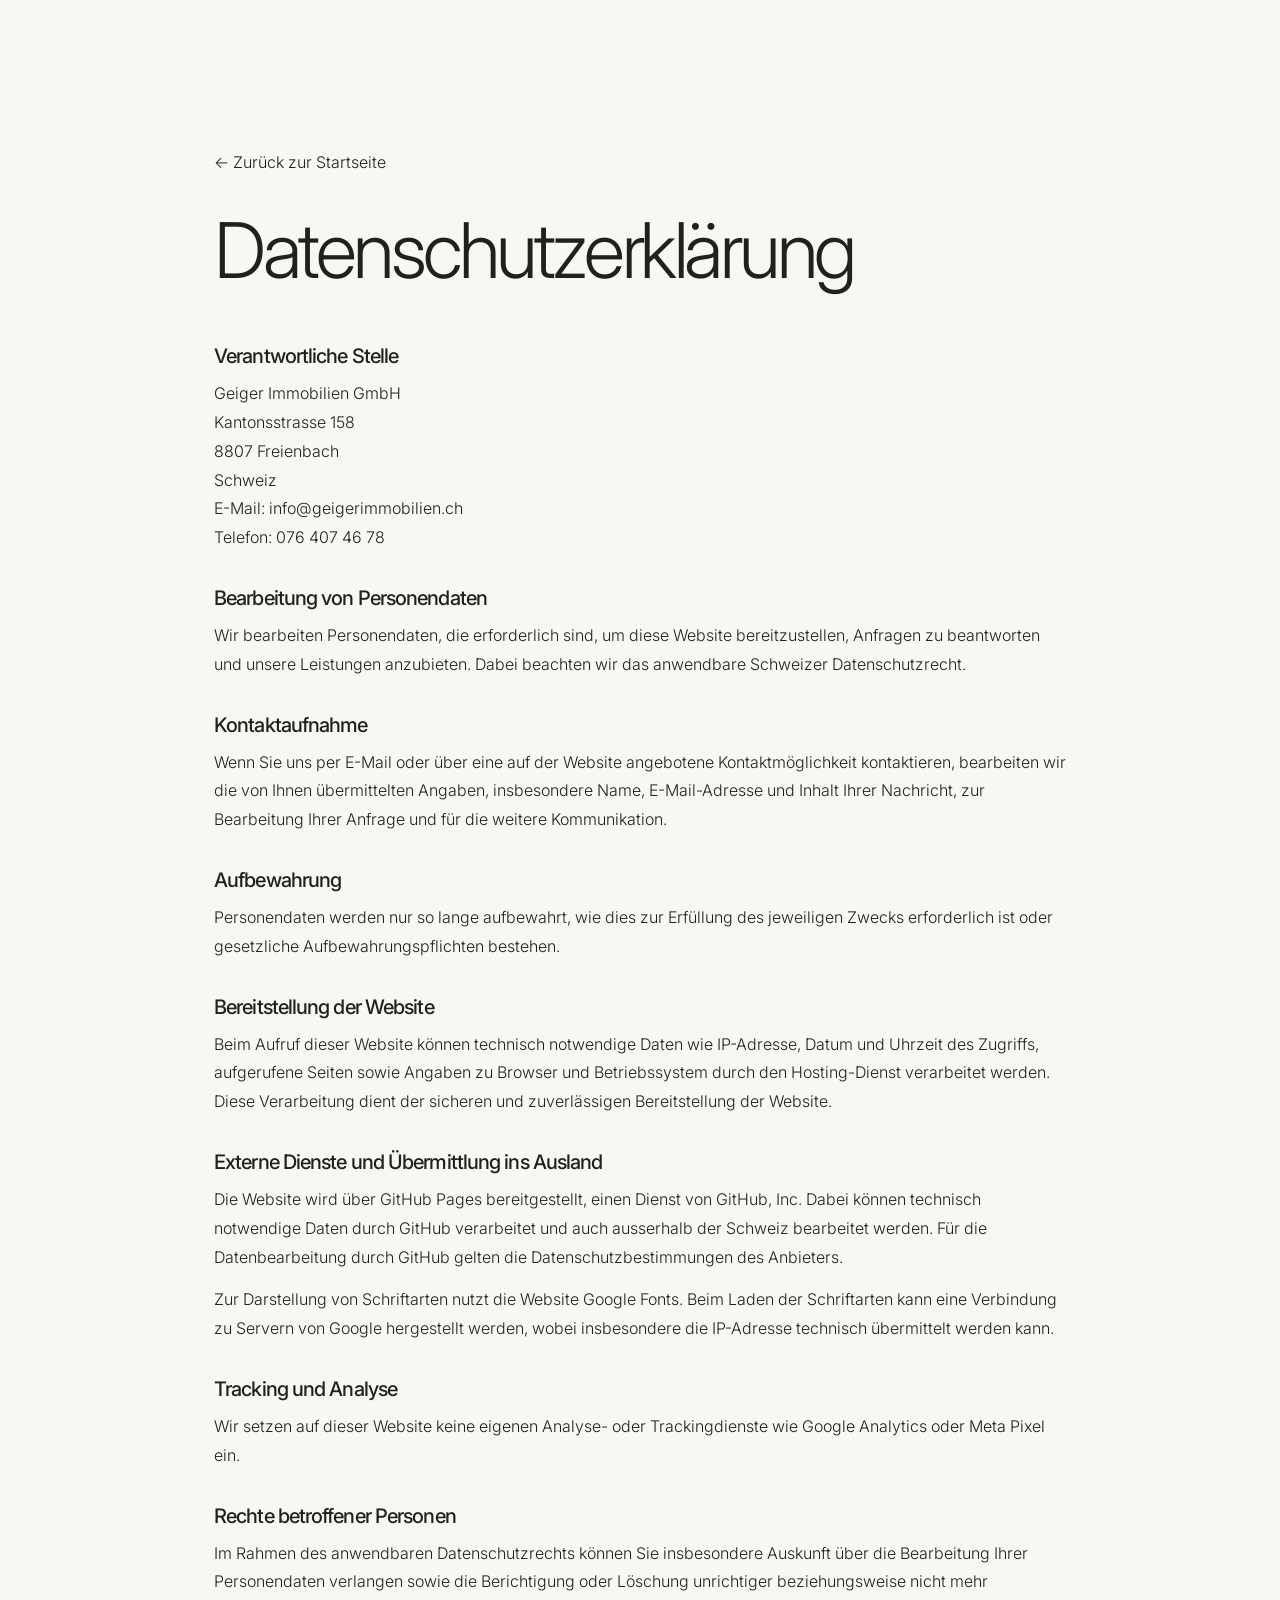
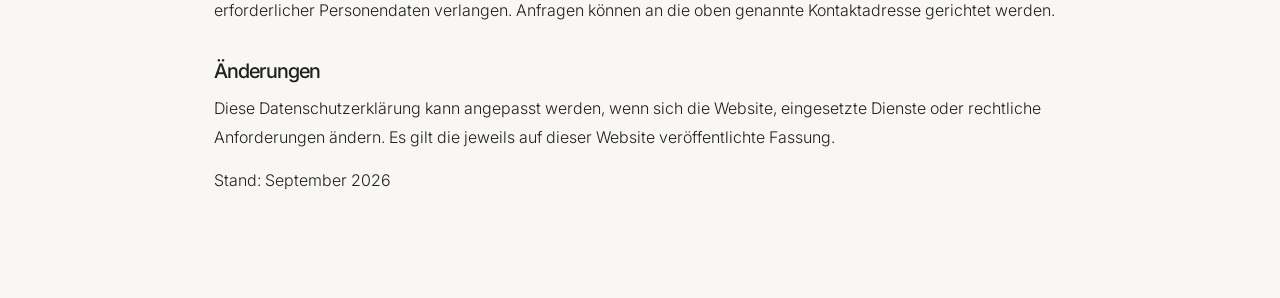
<file: datenschutz.html>
<!doctype html>
<html lang="de"><head><meta charset="utf-8"><meta name="viewport" content="width=device-width,initial-scale=1"><title>Datenschutz | Geiger Immobilien</title><link rel="preconnect" href="https://fonts.googleapis.com"><link rel="preconnect" href="https://fonts.gstatic.com" crossorigin><link href="https://fonts.googleapis.com/css2?family=Inter:wght@300;400;500&display=swap" rel="stylesheet"><link rel="stylesheet" href="styles.css"><style>.legal{max-width:900px;margin:0 auto;padding:150px 24px 90px}.legal h1{font-size:clamp(2.5rem,6vw,5rem);font-weight:300;margin-bottom:55px}.legal h2{font-size:1.25rem;font-weight:500;margin:36px 0 12px}.legal p{line-height:1.8;margin:0 0 14px}.legal a{color:inherit}.legal-back{display:inline-block;margin-bottom:35px;text-decoration:none}</style></head><body><main class="legal"><a class="legal-back" href="./">← Zurück zur Startseite</a><h1>Datenschutzerklärung</h1><h2>Verantwortliche Stelle</h2><p>Geiger Immobilien GmbH<br>Kantonsstrasse 158<br>8807 Freienbach<br>Schweiz<br>E-Mail: <a href="mailto:info@geigerimmobilien.ch">info@geigerimmobilien.ch</a><br>Telefon: 076 407 46 78</p><h2>Bearbeitung von Personendaten</h2><p>Wir bearbeiten Personendaten, die erforderlich sind, um diese Website bereitzustellen, Anfragen zu beantworten und unsere Leistungen anzubieten. Dabei beachten wir das anwendbare Schweizer Datenschutzrecht.</p><h2>Kontaktaufnahme</h2><p>Wenn Sie uns per E-Mail oder über eine auf der Website angebotene Kontaktmöglichkeit kontaktieren, bearbeiten wir die von Ihnen übermittelten Angaben, insbesondere Name, E-Mail-Adresse und Inhalt Ihrer Nachricht, zur Bearbeitung Ihrer Anfrage und für die weitere Kommunikation.</p><h2>Aufbewahrung</h2><p>Personendaten werden nur so lange aufbewahrt, wie dies zur Erfüllung des jeweiligen Zwecks erforderlich ist oder gesetzliche Aufbewahrungspflichten bestehen.</p><h2>Bereitstellung der Website</h2><p>Beim Aufruf dieser Website können technisch notwendige Daten wie IP-Adresse, Datum und Uhrzeit des Zugriffs, aufgerufene Seiten sowie Angaben zu Browser und Betriebssystem durch den Hosting-Dienst verarbeitet werden. Diese Verarbeitung dient der sicheren und zuverlässigen Bereitstellung der Website.</p><h2>Externe Dienste und Übermittlung ins Ausland</h2><p>Die Website wird über GitHub Pages bereitgestellt, einen Dienst von GitHub, Inc. Dabei können technisch notwendige Daten durch GitHub verarbeitet und auch ausserhalb der Schweiz bearbeitet werden. Für die Datenbearbeitung durch GitHub gelten die Datenschutzbestimmungen des Anbieters.</p><p>Zur Darstellung von Schriftarten nutzt die Website Google Fonts. Beim Laden der Schriftarten kann eine Verbindung zu Servern von Google hergestellt werden, wobei insbesondere die IP-Adresse technisch übermittelt werden kann.</p><h2>Tracking und Analyse</h2><p>Wir setzen auf dieser Website keine eigenen Analyse- oder Trackingdienste wie Google Analytics oder Meta Pixel ein.</p><h2>Rechte betroffener Personen</h2><p>Im Rahmen des anwendbaren Datenschutzrechts können Sie insbesondere Auskunft über die Bearbeitung Ihrer Personendaten verlangen sowie die Berichtigung oder Löschung unrichtiger beziehungsweise nicht mehr erforderlicher Personendaten verlangen. Anfragen können an die oben genannte Kontaktadresse gerichtet werden.</p><h2>Änderungen</h2><p>Diese Datenschutzerklärung kann angepasst werden, wenn sich die Website, eingesetzte Dienste oder rechtliche Anforderungen ändern. Es gilt die jeweils auf dieser Website veröffentlichte Fassung.</p><p>Stand: September 2026</p></main></body></html>
</file>
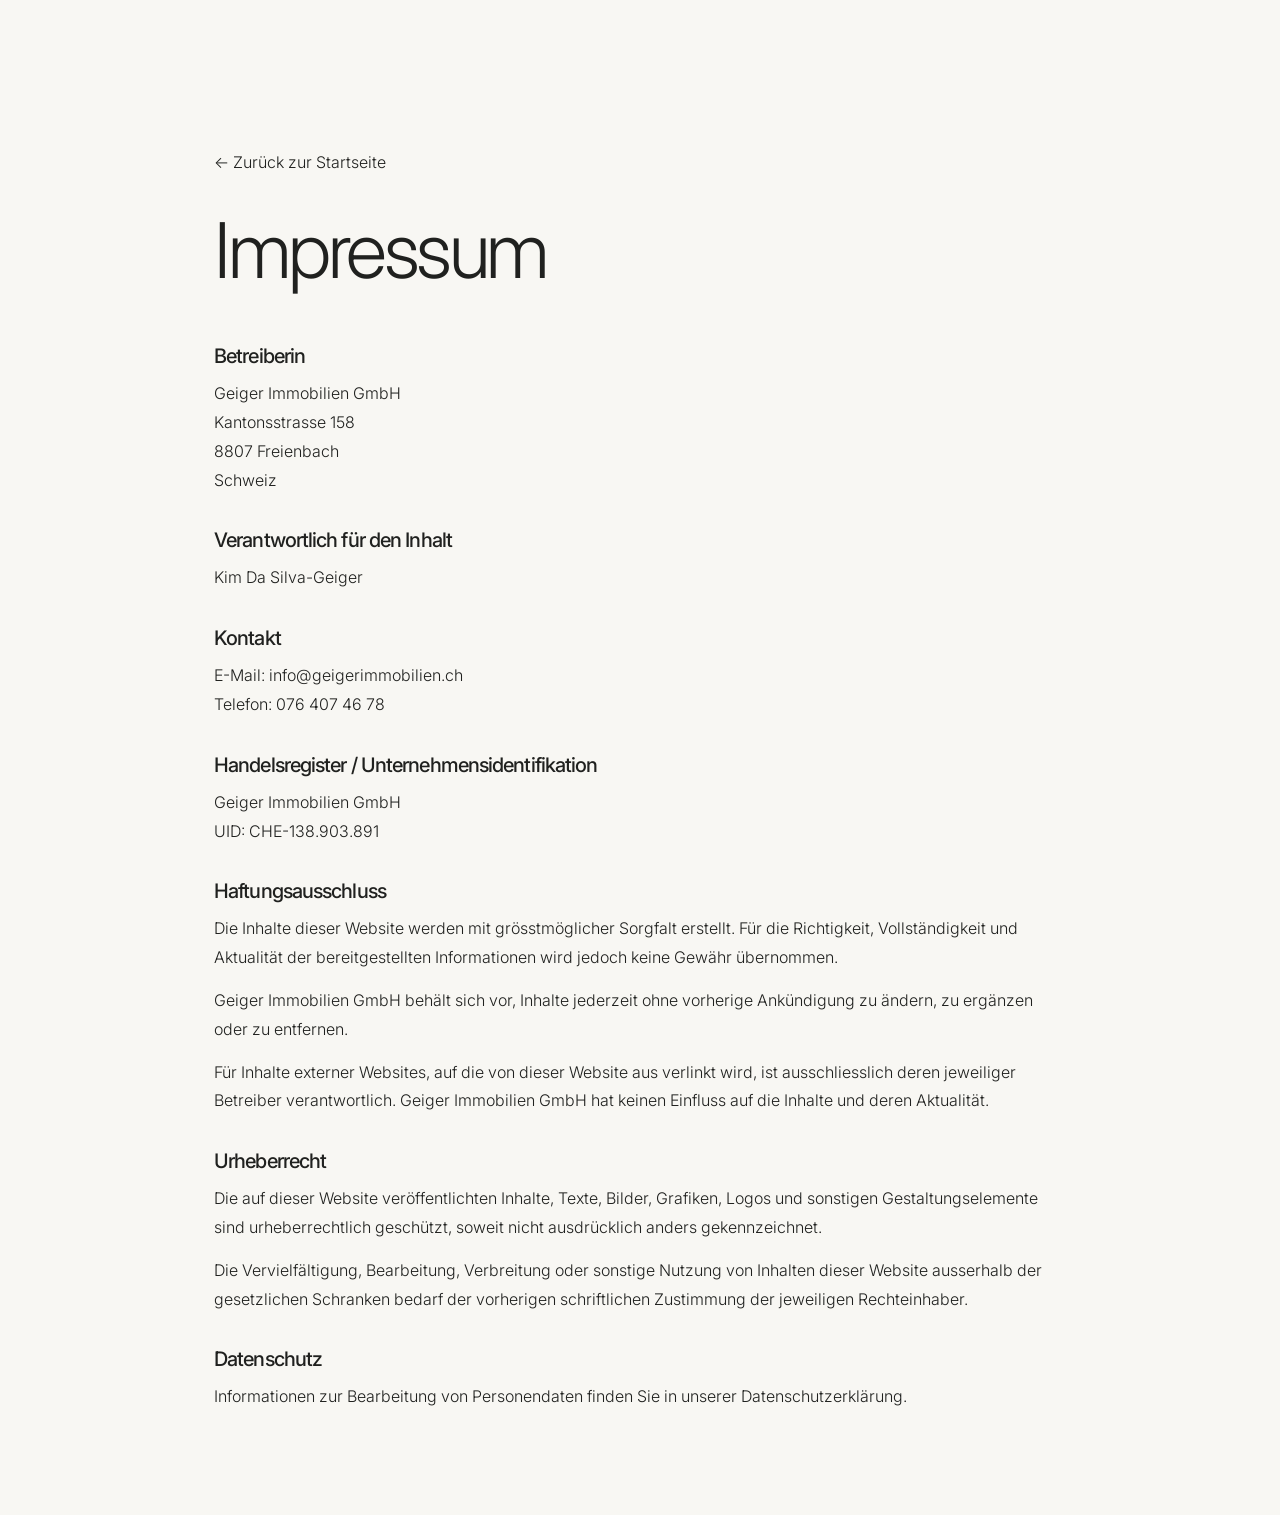
<file: impressum.html>
<!doctype html>
<html lang="de"><head><meta charset="utf-8"><meta name="viewport" content="width=device-width,initial-scale=1"><title>Impressum | Geiger Immobilien</title><link rel="preconnect" href="https://fonts.googleapis.com"><link rel="preconnect" href="https://fonts.gstatic.com" crossorigin><link href="https://fonts.googleapis.com/css2?family=Inter:wght@300;400;500&display=swap" rel="stylesheet"><link rel="stylesheet" href="styles.css"><style>.legal{max-width:900px;margin:0 auto;padding:150px 24px 90px}.legal h1{font-size:clamp(2.5rem,6vw,5rem);font-weight:300;margin-bottom:55px}.legal h2{font-size:1.25rem;font-weight:500;margin:36px 0 12px}.legal p{line-height:1.8;margin:0 0 14px}.legal a{color:inherit}.legal-back{display:inline-block;margin-bottom:35px;text-decoration:none}</style></head><body><main class="legal"><a class="legal-back" href="./">← Zurück zur Startseite</a><h1>Impressum</h1><h2>Betreiberin</h2><p>Geiger Immobilien GmbH<br>Kantonsstrasse 158<br>8807 Freienbach<br>Schweiz</p><h2>Verantwortlich für den Inhalt</h2><p>Kim Da Silva-Geiger</p><h2>Kontakt</h2><p>E-Mail: <a href="mailto:info@geigerimmobilien.ch">info@geigerimmobilien.ch</a><br>Telefon: <a href="tel:+41764074678">076 407 46 78</a></p><h2>Handelsregister / Unternehmensidentifikation</h2><p>Geiger Immobilien GmbH<br>UID: CHE-138.903.891</p><h2>Haftungsausschluss</h2><p>Die Inhalte dieser Website werden mit grösstmöglicher Sorgfalt erstellt. Für die Richtigkeit, Vollständigkeit und Aktualität der bereitgestellten Informationen wird jedoch keine Gewähr übernommen.</p><p>Geiger Immobilien GmbH behält sich vor, Inhalte jederzeit ohne vorherige Ankündigung zu ändern, zu ergänzen oder zu entfernen.</p><p>Für Inhalte externer Websites, auf die von dieser Website aus verlinkt wird, ist ausschliesslich deren jeweiliger Betreiber verantwortlich. Geiger Immobilien GmbH hat keinen Einfluss auf die Inhalte und deren Aktualität.</p><h2>Urheberrecht</h2><p>Die auf dieser Website veröffentlichten Inhalte, Texte, Bilder, Grafiken, Logos und sonstigen Gestaltungselemente sind urheberrechtlich geschützt, soweit nicht ausdrücklich anders gekennzeichnet.</p><p>Die Vervielfältigung, Bearbeitung, Verbreitung oder sonstige Nutzung von Inhalten dieser Website ausserhalb der gesetzlichen Schranken bedarf der vorherigen schriftlichen Zustimmung der jeweiligen Rechteinhaber.</p><h2>Datenschutz</h2><p>Informationen zur Bearbeitung von Personendaten finden Sie in unserer <a href="datenschutz.html">Datenschutzerklärung</a>.</p></main></body></html>
</file>
<file: styles.css>
:root{
  --ink:#20211f;
  --text:#555650;
  --muted:#777872;
  --line:#deddd8;
  --paper:#f8f7f3;
  --cream:#f1eee7;
  --soft:#ece8df;
  --white:#fff;
  --max:1460px;
  --gutter:clamp(22px,4vw,70px);
}
*{box-sizing:border-box}
html{scroll-behavior:smooth}
.mobile-break{display:none}
body{
  margin:0;
  background:var(--paper);
  color:var(--ink);
  font-family:"Inter",Arial,sans-serif;
  font-weight:300;
  line-height:1.6;
  -webkit-font-smoothing:antialiased;
}
body.menu-open{overflow:hidden}
a{color:inherit;text-decoration:none}
img{display:block;max-width:100%}
button{font:inherit}
.page{width:min(calc(100% - 2*var(--gutter)),var(--max));margin-inline:auto}
.section{padding:88px 0}
.eyebrow{
  margin:0 0 17px;
  font-size:10px;
  line-height:1;
  text-transform:uppercase;
  letter-spacing:.17em;
  font-weight:500;
}
h1,h2,h3,p{margin-top:0}
h1,h2{font-weight:300;letter-spacing:-.045em;line-height:1.05}
h1{margin-bottom:20px;font-size:clamp(42px,5.2vw,74px);max-width:760px}
h2{margin-bottom:28px;font-size:clamp(34px,3.5vw,54px)}
h3{font-weight:400;letter-spacing:-.025em}
.button{
  display:inline-flex;
  align-items:center;
  justify-content:center;
  gap:22px;
  min-height:48px;
  padding:0 21px;
  border:1px solid #c9c9c4;
  font-size:12px;
  font-weight:400;
  transition:.2s ease;
}
.button-dark{background:#1f2524;color:#fff;border-color:#1f2524}
.button-dark:hover{background:#38403e}
.button-light{background:rgba(255,255,255,.85);color:var(--ink)}
.button-light:hover{background:#fff}

/* header */
.site-header{
  position:sticky;
  top:0;
  z-index:50;
  height:82px;
  background:rgba(255,255,255,.98);
  border-bottom:1px solid #e6e4de;
}
.header-inner{
  height:100%;
  display:grid;
  grid-template-columns:230px 1fr 190px;
  align-items:center;
}
.brand{display:flex;align-items:center;width:max-content}
.brand img{
  width:175px;
  height:58px;
  object-fit:contain;
  object-position:left center;
}
.nav{
  display:flex;
  justify-content:center;
  align-items:center;
  gap:34px;
  font-size:13px;
  font-weight:400;
}
.nav a{
  position:relative;
  padding:31px 0 27px;
  color:#4f504b;
  transition:color .2s ease;
}
.nav a:after{
  content:"";
  position:absolute;
  left:0;
  right:0;
  bottom:21px;
  height:1px;
  background:#222;
  transform:scaleX(0);
  transform-origin:center;
  transition:transform .2s ease;
}
.nav a:hover{color:#111}
.nav a:hover:after{transform:scaleX(1)}
.domain{
  justify-self:end;
  position:relative;
  padding:7px 20px 7px 0;
  font-size:12px;
  font-weight:400;
  letter-spacing:.015em;
  color:#555650;
  border-bottom:1px solid #c9c5bc;
  transition:color .2s ease,border-color .2s ease;
}
.domain:after{
  content:"↗";
  position:absolute;
  right:0;
  top:6px;
  font-size:11px;
  color:#8a877f;
  transition:transform .2s ease,color .2s ease;
}
.domain:hover{
  color:#111;
  border-color:#444;
}
.domain:hover:after{
  color:#111;
  transform:translate(2px,-2px);
}
.menu-toggle{display:none;background:none;border:0;padding:10px}
.menu-toggle span{display:block;width:24px;height:1px;background:#222}
.menu-toggle span+span{margin-top:7px}

/* hero */
.hero{
  position:relative;
  min-height:620px;
  overflow:hidden;
  background:#ddd;
}
.hero-image{position:absolute;inset:0;width:100%;height:100%;object-fit:cover;object-position:center 52%}
.hero-overlay{
  position:absolute;inset:0;
  background:
    linear-gradient(90deg,rgba(248,247,243,.96) 0%,rgba(248,247,243,.90) 24%,rgba(248,247,243,.58) 47%,rgba(248,247,243,.13) 72%,rgba(248,247,243,0) 100%),
    linear-gradient(0deg,rgba(255,255,255,.08),rgba(255,255,255,.08));
}
.hero-content{
  position:relative;
  z-index:2;
  min-height:620px;
  display:flex;
  flex-direction:column;
  justify-content:center;
  padding-top:20px;
}
.hero-subline{margin-bottom:14px;font-size:clamp(17px,1.4vw,21px);line-height:1.45;color:#42433f}
.hero-copy{max-width:590px;margin-bottom:28px;color:#585954;font-size:14px;line-height:1.75}
.hero-actions{display:flex;gap:12px;flex-wrap:wrap}
.hero-note{
  position:absolute;z-index:2;right:6%;bottom:38px;
  margin:0;color:#f7f7f4;font-size:9px;line-height:1.75;
  text-transform:uppercase;letter-spacing:.18em;
}

/* about */
.about{background:#fbfaf7}
.about-grid{display:grid;grid-template-columns:1.2fr .85fr;gap:65px;align-items:center}
.about-copy{max-width:780px}
.about-title-mobile{display:none}
.about-copy p:not(.eyebrow){max-width:720px;color:var(--text);font-size:15px;line-height:1.8}
.highlight{display:block;margin-top:30px;font-size:13px;font-weight:500}
.about-visual{
  min-height:390px;
  display:grid;
  grid-template-columns:1fr 150px;
  overflow:hidden;
  background:#ebe7df;
}
.about-visual img{width:100%;height:100%;object-fit:cover;object-position:38% center}
.about-caption{padding:34px 22px;background:#ece8df}
.about-caption span{display:block;width:32px;height:1px;margin-bottom:28px;background:#857f74}
.about-caption p{font-size:10px;line-height:1.75;text-transform:uppercase;letter-spacing:.18em}

/* services */
.services{background:#f5f3ee;border-top:1px solid var(--line);border-bottom:1px solid var(--line)}
.service-grid{display:grid;grid-template-columns:repeat(4,1fr);gap:14px;margin-top:40px}
.service-card{min-height:355px;padding:25px 23px;background:#fff;border:1px solid #eeece7}
.round-icon{
  width:44px;height:44px;margin-bottom:32px;
  display:grid;place-items:center;border-radius:50%;background:#f3f1eb;
  font-size:20px;
}
.service-card h3{margin-bottom:16px;font-size:19px}
.service-card p,.service-card li{color:#65665f;font-size:12px;line-height:1.65}
.service-card ul{margin:0;padding-left:16px}
.staywithus-link{
  display:inline-flex;
  align-items:center;
  gap:10px;
  margin-top:22px;
  padding-top:16px;
  border-top:1px solid #ddd9d1;
  color:#24231f;
  font-size:11px;
  letter-spacing:.08em;
  text-transform:uppercase;
  text-decoration:none;
}
.staywithus-link span{transition:transform .2s ease}
.staywithus-link:hover span{transform:translateX(4px)}

/* approach */
.approach{background:#fbfaf7}
.approach-grid{display:grid;grid-template-columns:340px 1fr;gap:60px;align-items:center}
.approach-image{height:420px;overflow:hidden}
.approach-image img{width:100%;height:100%;object-fit:cover;object-position:38% center}
.approach-content{padding-top:5px}
.intro-copy{max-width:820px;color:#5b5c56;font-size:14px;line-height:1.8}
.values-grid{display:grid;grid-template-columns:repeat(3,1fr);margin-top:45px;border-top:1px solid #d7d5cf}
.values-grid article{padding:28px 30px 0 0}
.values-grid article+article{padding-left:30px;border-left:1px solid #e0ded8}
.value-icon{font-size:27px}
.values-grid h3{margin:18px 0 8px;font-size:13px;text-transform:uppercase;letter-spacing:.10em}
.values-grid p{margin:0;color:#6a6b65;font-size:12px;line-height:1.65}

/* owners */
.owners{background:#f5f3ee;border-top:1px solid var(--line);border-bottom:1px solid var(--line)}
.owners-grid{display:grid;grid-template-columns:1.1fr .9fr;gap:80px}
.owners-grid>div>p:not(.eyebrow){max-width:760px;color:#64655f;font-size:14px;line-height:1.8}
.owner-list{list-style:none;margin:0;padding:0}
.owner-list li{display:grid;grid-template-columns:42px 1fr;gap:12px;align-items:center;padding:7px 0}
.owner-list span{
  width:30px;height:30px;display:grid;place-items:center;
  border-radius:50%;background:#ece9e2;color:#6f706a;font-size:9px;
}
.owner-list p{margin:0;color:#5d5e58;font-size:12px}

/* process */
.process{background:#fbfaf7}
.process-grid{position:relative;display:grid;grid-template-columns:repeat(5,1fr);gap:34px;margin-top:50px}
.process-grid:before{content:"";position:absolute;top:19px;left:20px;right:20px;height:1px;background:#ddd9d1}
.process-grid article{position:relative;z-index:1}
.process-no{
  width:40px;height:40px;display:grid;place-items:center;
  margin-bottom:25px;border-radius:50%;background:#ebe7df;color:#5c5d58;font-size:10px;
}
.process-grid h3{margin-bottom:10px;font-size:16px}
.process-grid p{color:#6c6d66;font-size:12px;line-height:1.65}

/* hospitality */
.hospitality{background:#f1eee8;border-top:1px solid var(--line);border-bottom:1px solid var(--line)}
.hospitality-grid{display:grid;grid-template-columns:1.1fr .9fr;gap:80px;align-items:center}
.hospitality-grid>div:first-child>p:not(.eyebrow){max-width:820px;color:#676861;font-size:14px;line-height:1.8}
.hospitality-panel{
  min-height:260px;
  background-image:url("[data-uri]");
  background-size:cover;
  background-position:68% center;
  display:flex;justify-content:flex-end;
}
.hospitality-detail{width:165px;padding:35px 26px;background:rgba(246,243,237,.94)}
.hospitality-detail span{display:block;width:32px;height:1px;margin-bottom:28px;background:#8e877b}
.hospitality-detail p{font-size:10px;line-height:1.75;text-transform:uppercase;letter-spacing:.18em}

/* possibilities */
.possibilities{background:#fbfaf7}
.possibility-head{display:grid;grid-template-columns:1.2fr .8fr;gap:70px;align-items:end}
.possibility-head>p{max-width:520px;color:#6c6d66;font-size:15px;line-height:1.65}
.possibility-grid{
  display:grid;
  grid-template-columns:repeat(4,1fr);
  gap:14px;
  margin-top:44px;
  align-items:stretch;
}
.possibility-card{
  --card-overlay:rgba(246,243,237,.72);
  --card-image:none;
  padding:30px 28px 32px;
  border:1px solid #e2ded6;
  background-color:#f2efe9;
  background-image:linear-gradient(var(--card-overlay),var(--card-overlay)),var(--card-image);
  background-size:cover;
  background-position:center;
  background-repeat:no-repeat;
  transition:background-size .3s ease;
}
.possibility-card:nth-child(1){--card-image:url("[data-uri]");background-position:68% center}
.possibility-card:nth-child(2){--card-image:url("[data-uri]");background-position:center}
.possibility-card:nth-child(3){--card-image:url("[data-uri]");background-position:58% center}
.possibility-card:nth-child(4){--card-overlay:rgba(246,243,237,.56);--card-image:url("[data-uri]");background-position:88% center}
@media(hover:hover){
  .possibility-card:hover{--card-overlay:rgba(246,243,237,.64);background-size:104%}
}
.possibility-card>span{
  display:block;
  color:#99978f;
  font-size:10px;
  margin-bottom:26px;
}
.possibility-icon{
  width:54px;
  height:54px;
  margin:0 0 28px;
  display:grid;
  place-items:center;
  border-radius:50%;
  border:1px solid #c9c5bc;
  font-size:21px;
}
.possibility-card h3{
  margin-bottom:16px;
  font-size:21px;
  line-height:1.2;
}
.possibility-card p{
  margin:0;
  color:#686962;
  font-size:14px;
  line-height:1.65;
}

/* faq */
.faq{background:#f6f4ef;border-top:1px solid var(--line)}
.faq-grid{display:grid;grid-template-columns:.55fr 1.45fr;gap:80px}
.faq-title h2{margin-bottom:35px}
.question-box{padding:22px;background:#ebe7df;max-width:250px}
.question-box p{margin-bottom:14px;color:#6a6b65;font-size:12px;line-height:1.6}
.question-box a{font-size:11px;border-bottom:1px solid #777}
.faq-list{border-top:1px solid #cfcac1}
.faq-list details{border-bottom:1px solid #d8d4cc}
.faq-list summary{cursor:pointer;list-style:none;padding:17px 36px 17px 12px;position:relative;font-size:12px}
.faq-list summary::-webkit-details-marker{display:none}
.faq-list summary:after{content:"+";position:absolute;right:12px;font-size:17px}
.faq-list details[open] summary:after{content:"–"}
.faq-list p{padding:0 12px 17px;margin:0;color:#6a6b65;font-size:12px;line-height:1.7}

/* contact */
.contact{background:#fbfaf7;border-top:1px solid var(--line)}
.contact-grid{display:grid;grid-template-columns:1.1fr .65fr .75fr;gap:60px;align-items:end}
.contact-grid>div:first-child>p:not(.eyebrow){max-width:600px;color:#686962;font-size:13px;line-height:1.75}
.contact address{display:flex;flex-direction:column;font-style:normal;color:#65665f;font-size:12px}
.contact address strong{margin-bottom:8px;color:#30312e;font-weight:400}
.contact-data{font-size:12px}
.contact-data p{margin-bottom:6px}
.contact-data span{display:inline-block;width:56px;color:#777870}
.contact-data .button{margin-top:14px}

/* footer */
.footer{background:#f2f0eb;border-top:1px solid var(--line)}
.footer-main{min-height:120px;display:grid;grid-template-columns:180px 1fr auto;gap:45px;align-items:center}
.footer-main img{width:135px}
.footer-main p{margin:0;color:#777870;font-size:9px;line-height:1.7;text-align:center}
.footer-links{display:flex;gap:14px;color:#6d6e68;font-size:9px}
.footer-bottom{display:flex;justify-content:space-between;padding:15px 0;border-top:1px solid #ddd9d2;color:#8a8983;font-size:9px}

/* readability refinement */
.eyebrow{font-size:11px;letter-spacing:.16em}
.button{font-size:13px}
.nav{font-size:13.5px}
.domain{font-size:12.5px}

.hero-subline{font-size:clamp(18px,1.45vw,22px)}
.hero-copy{font-size:16px;line-height:1.75}
.hero-note{font-size:10.5px}

.about-copy p:not(.eyebrow){font-size:16.5px;line-height:1.82}
.highlight{font-size:14.5px}
.about-caption p{font-size:11px}

.service-card h3{font-size:21px}
.service-card p,.service-card li{font-size:14px;line-height:1.72}

.intro-copy{font-size:16px;line-height:1.82}
.values-grid h3{font-size:14px}
.values-grid p{font-size:14px;line-height:1.7}

.owners-grid>div>p:not(.eyebrow){font-size:16px;line-height:1.82}
.owner-list span{font-size:10px}
.owner-list p{font-size:14px}

.process-grid h3{font-size:18px}
.process-grid p{font-size:14px;line-height:1.7}

.hospitality-grid>div:first-child>p:not(.eyebrow){font-size:16px;line-height:1.82}
.hospitality-detail p{font-size:11px}

.possibility-head>p{font-size:16px}
.possibility-card>span{font-size:10.5px}
.possibility-card h3{font-size:22px}
.possibility-card p{font-size:14.5px;line-height:1.7}

.question-box p{font-size:14px;line-height:1.65}
.question-box a{font-size:13px}
.faq-list summary{font-size:14.5px;line-height:1.5}
.faq-list p{font-size:14.5px;line-height:1.75}

.contact-grid>div:first-child>p:not(.eyebrow){font-size:15.5px;line-height:1.8}
.contact address{font-size:14px;line-height:1.7}
.contact-data{font-size:14px}

.footer-main p{font-size:10.5px;line-height:1.75}
.footer-links{font-size:10.5px}
.footer-bottom{font-size:10.5px}

/* responsive */
@media(max-width:1050px){
  .header-inner{grid-template-columns:200px 1fr 150px}
  .brand img{width:150px}
  .nav{gap:18px}
  .service-grid,.possibility-grid{grid-template-columns:1fr 1fr}
  .approach-grid{grid-template-columns:280px 1fr}
  .process-grid{grid-template-columns:repeat(3,1fr)}
  .process-grid:before{display:none}
}
@media(max-width:820px){
  .site-header{height:72px}
  .header-inner{grid-template-columns:1fr auto}
  .brand img{width:170px;height:50px}
  .domain{display:none}
  .menu-toggle{display:block}
  .nav{
    display:none;position:fixed;top:72px;left:0;right:0;bottom:0;
    padding:45px var(--gutter);background:#fff;flex-direction:column;
    justify-content:flex-start;align-items:flex-start;gap:22px;font-size:21px;
  }
  body.menu-open .nav{display:flex}
  .hero,.hero-content{min-height:650px}
  .hero-overlay{background:linear-gradient(180deg,rgba(248,247,243,.82),rgba(248,247,243,.84) 50%,rgba(248,247,243,.98))}
  .hero-note{display:none}
  .section{padding:72px 0}
  .about-grid,.owners-grid,.hospitality-grid,.possibility-head,.faq-grid,.contact-grid{grid-template-columns:1fr;gap:40px}
  .about-visual{min-height:330px}
  .approach-grid{grid-template-columns:1fr}
  .approach-image{height:340px}
  .values-grid{grid-template-columns:1fr}
  .values-grid article+article{padding-left:0;border-left:0;border-top:1px solid #e0ded8}
  .values-grid article{padding-bottom:22px}
  .process-grid{grid-template-columns:1fr 1fr}
  .question-box{max-width:none}
  .contact address{margin-top:-10px}
  .footer-main{grid-template-columns:1fr;gap:16px;padding:30px 0;text-align:left}
  .footer-main p{text-align:left}
}
@media(max-width:560px){
  .possibility-head{gap:10px}
  .mobile-break{display:inline}
  .approach-image{display:none !important}
  .approach-grid{gap:0 !important}
  .approach.section{padding-top:32px !important}

  :root{--gutter:20px}
  .possibility-card{--card-overlay:rgba(246,243,237,.80)}
  .possibility-card:nth-child(4){background-position:88% center}
  .about-title-desktop{display:none}
  .about-title-mobile{display:inline}
  h1{font-size:43px}
  h2{font-size:34px}
  .hero,.hero-content{min-height:680px}
  .hero-actions{flex-direction:column}
  .hero-actions .button{width:100%}
  .service-grid,.possibility-grid,.process-grid{grid-template-columns:1fr}
  .service-card,.possibility-card{min-height:auto}
  .about-visual{grid-template-columns:1fr 110px}
  .about-caption{padding:26px 16px}
}
</file>
